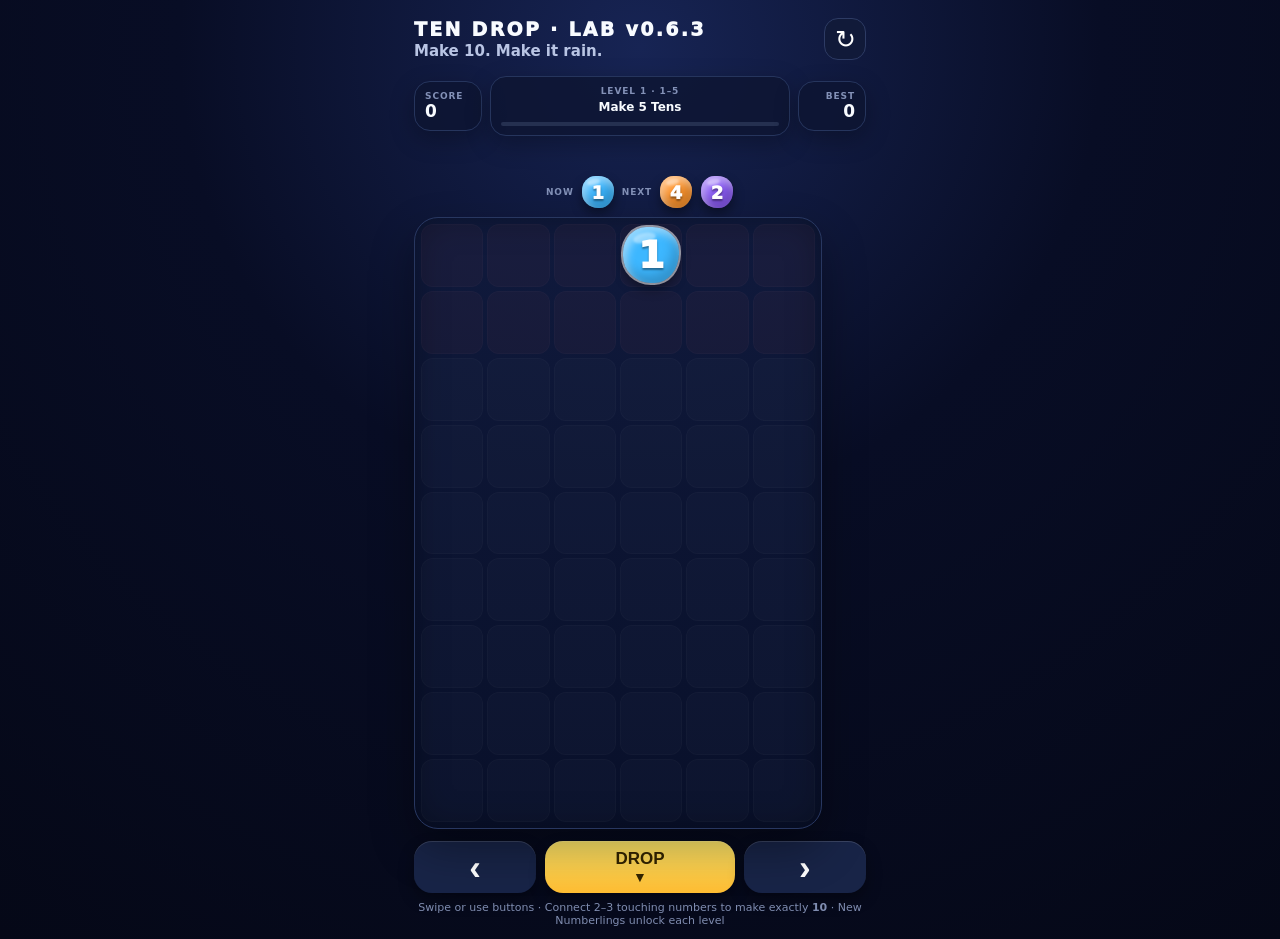
<file: index.html>
<!doctype html>
<html lang="en">
<head>
<meta charset="utf-8"><meta name="viewport" content="width=device-width,initial-scale=1,viewport-fit=cover,user-scalable=no">
<meta name="theme-color" content="#080d25"><title>Ten Drop — v0.6.3 Intentional Puzzle</title>
<link rel="stylesheet" href="css/game.css?v=0.6.1">
</head>
<body>
<main class="game-shell">
<header>
  <div><span class="eyebrow">TEN DROP · LAB v0.6.3</span><h1>Make 10. Make it rain.</h1></div>
  <button id="restart" class="icon-btn" aria-label="Restart">↻</button>
</header>
<section class="hud">
  <div class="stat"><span>SCORE</span><b id="score">0</b></div>
  <div class="objective"><span id="levelLabel">LEVEL 1</span><b id="objective">Make 5 Tens</b><div class="bar"><i id="progress"></i></div></div>
  <div class="stat right"><span>BEST</span><b id="best">0</b></div>
</section>
<div id="feverBadge" class="fever-badge hidden">FEVER ×2 · <b id="feverCount">0</b></div>
<section class="preview" aria-label="Number preview"><small>NOW</small><div id="now"></div><small>NEXT</small><div id="next1"></div><div id="next2"></div></section>
<section id="stage" class="stage">
  <div id="callout" class="callout"></div><div id="entryPiece" class="entry-piece"></div><div id="fusionTen" class="fusion-ten">10!</div>
  <div id="board" class="board" aria-label="Ten Drop board"></div>
</section>
<section class="controls" aria-label="Controls">
<button id="left" aria-label="Move left">‹</button>
<button id="drop" class="drop">DROP <span>▼</span></button>
<button id="right" aria-label="Move right">›</button>
</section>
<p class="hint">Swipe or use buttons · Connect 2–3 touching numbers to make exactly <b>10</b> · New Numberlings unlock each level</p>
<section id="telemetryLab" class="telemetry-lab hidden" aria-label="Telemetry lab"><small>CORE DNA TEST</small><div><button id="telemetryNew">NEW TEST SESSION</button><button id="telemetryCopy">COPY TELEMETRY</button></div><span id="telemetryStatus">LAB READY</span></section>
</main>
<div id="modal" class="modal hidden"><div class="card"><div class="mascot">10!</div><h2 id="modalTitle">Chapter Clear!</h2><p id="modalText"></p><button id="modalAction">KEEP DROPPING</button></div></div>
<script src="js/core.js?v=0.6.1"></script>
<script src="js/game.js?v=0.6.1"></script>
</body></html>
</file>
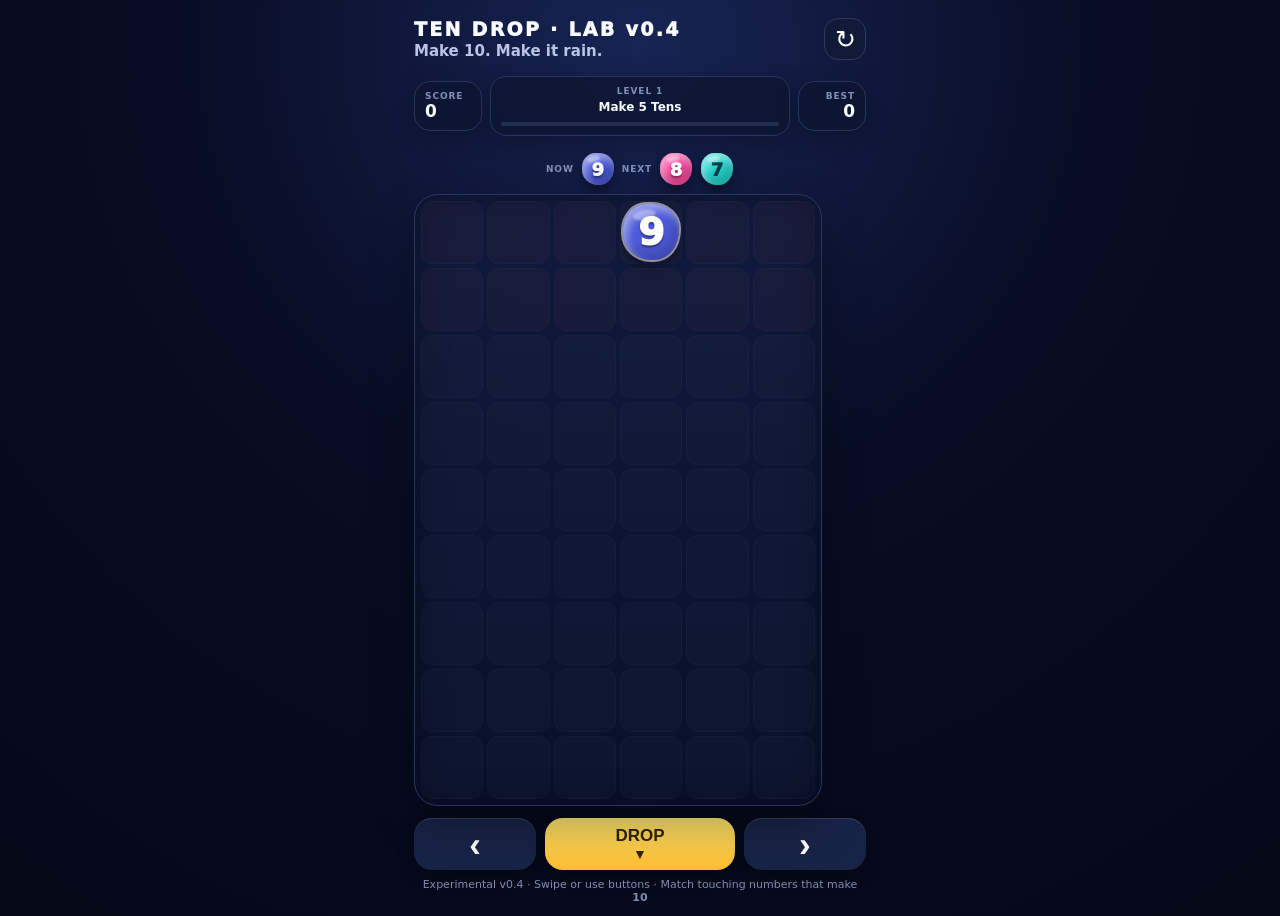
<file: preview-v0.4/index.html>
<!doctype html>
<html lang="en">
<head>
<meta charset="utf-8"><meta name="viewport" content="width=device-width,initial-scale=1,viewport-fit=cover,user-scalable=no">
<meta name="theme-color" content="#080d25"><title>Ten Drop — v0.4 Gimmick Prototype</title>
<link rel="stylesheet" href="css/game.css?v=0.4-preview">
</head>
<body>
<main class="game-shell">
<header><div><span class="eyebrow">TEN DROP · LAB v0.4</span><h1>Make 10. Make it rain.</h1></div><button id="restart" class="icon-btn" aria-label="Restart">↻</button></header>
<section class="hud"><div class="stat"><span>SCORE</span><b id="score">0</b></div><div class="objective"><span id="levelLabel">LEVEL 1</span><b id="objective">Make 5 Tens</b><div class="bar"><i id="progress"></i></div></div><div class="stat right"><span>BEST</span><b id="best">0</b></div></section>
<section class="preview" aria-label="Number preview"><small>NOW</small><div id="now"></div><small>NEXT</small><div id="next1"></div><div id="next2"></div></section>
<section id="stage" class="stage"><div id="callout" class="callout"></div><div id="board" class="board" aria-label="Ten Drop board"></div></section>
<section class="controls" aria-label="Controls"><button id="left" aria-label="Move left">‹</button><button id="drop" class="drop">DROP <span>▼</span></button><button id="right" aria-label="Move right">›</button></section>
<p class="hint">Experimental v0.4 · Swipe or use buttons · Match touching numbers that make <b>10</b></p>
</main>
<div id="modal" class="modal hidden"><div class="card"><div class="mascot">10!</div><h2 id="modalTitle">Chapter Clear!</h2><p id="modalText"></p><button id="modalAction">KEEP DROPPING</button></div></div>
<script src="js/core.js?v=0.4-preview"></script><script src="js/game.js?v=0.4-preview"></script>
</body></html>
</file>
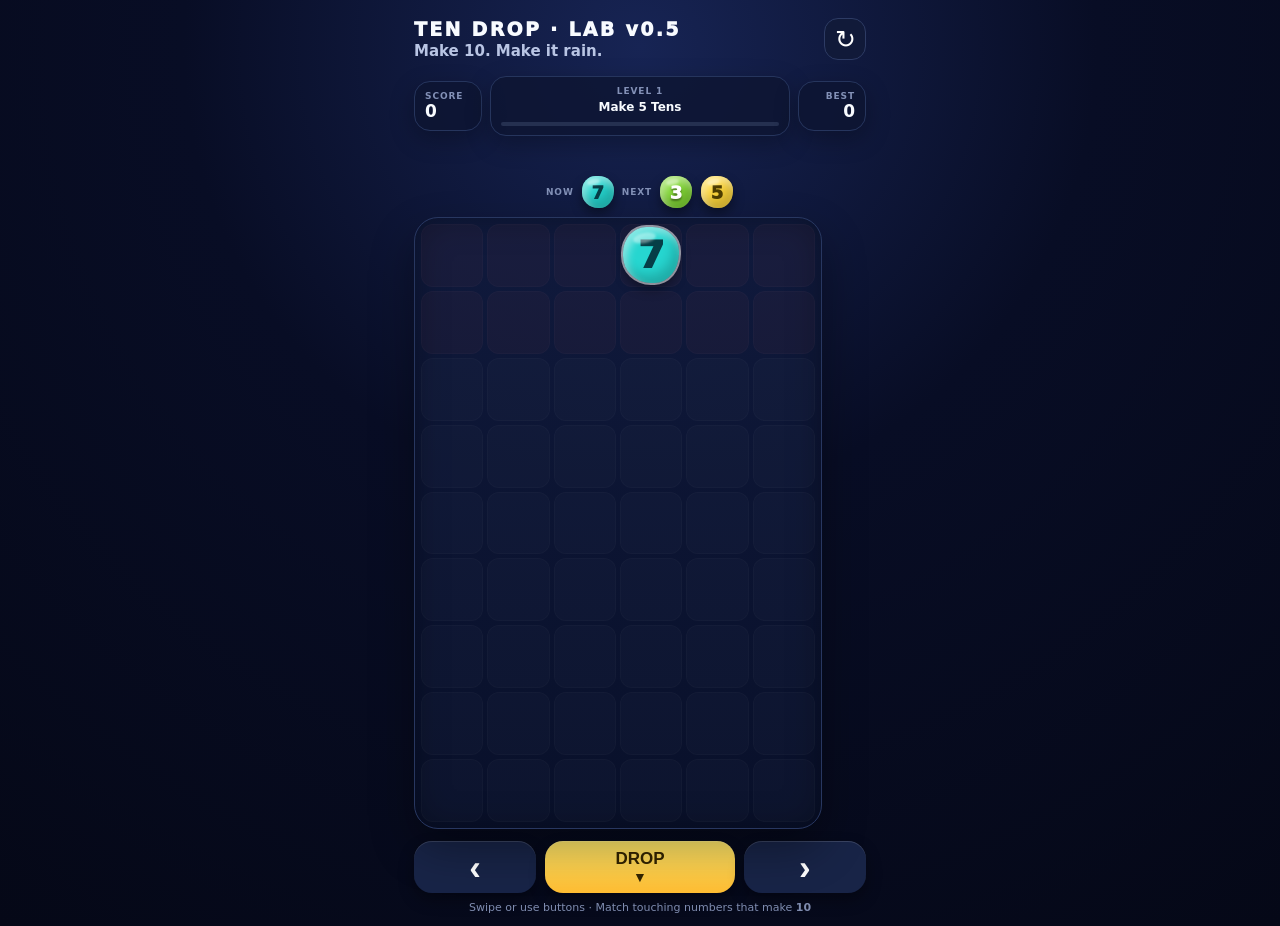
<file: preview-v0.5/index.html>
<!doctype html>
<html lang="en">
<head>
<meta charset="utf-8"><meta name="viewport" content="width=device-width,initial-scale=1,viewport-fit=cover,user-scalable=no">
<meta name="theme-color" content="#080d25"><title>Ten Drop — v0.5 Signature Gameplay</title>
<link rel="stylesheet" href="css/game.css?v=0.5-preview">
</head>
<body>
<main class="game-shell">
<header>
  <div><span class="eyebrow">TEN DROP · LAB v0.5</span><h1>Make 10. Make it rain.</h1></div>
  <button id="restart" class="icon-btn" aria-label="Restart">↻</button>
</header>
<section class="hud">
  <div class="stat"><span>SCORE</span><b id="score">0</b></div>
  <div class="objective"><span id="levelLabel">LEVEL 1</span><b id="objective">Make 5 Tens</b><div class="bar"><i id="progress"></i></div></div>
  <div class="stat right"><span>BEST</span><b id="best">0</b></div>
</section>
<div id="feverBadge" class="fever-badge hidden">FEVER ×2 · <b id="feverCount">0</b></div>
<section class="preview" aria-label="Number preview"><small>NOW</small><div id="now"></div><small>NEXT</small><div id="next1"></div><div id="next2"></div></section>
<section id="stage" class="stage">
  <div id="callout" class="callout"></div><div id="entryPiece" class="entry-piece"></div><div id="fusionTen" class="fusion-ten">10!</div>
  <div id="board" class="board" aria-label="Ten Drop board"></div>
</section>
<section class="controls" aria-label="Controls">
<button id="left" aria-label="Move left">‹</button>
<button id="drop" class="drop">DROP <span>▼</span></button>
<button id="right" aria-label="Move right">›</button>
</section>
<p class="hint">Swipe or use buttons · Match touching numbers that make <b>10</b></p>
</main>
<div id="modal" class="modal hidden"><div class="card"><div class="mascot">10!</div><h2 id="modalTitle">Chapter Clear!</h2><p id="modalText"></p><button id="modalAction">KEEP DROPPING</button></div></div>
<script src="js/core.js?v=0.5-preview"></script>
<script src="js/game.js?v=0.5-preview"></script>
</body></html>
</file>
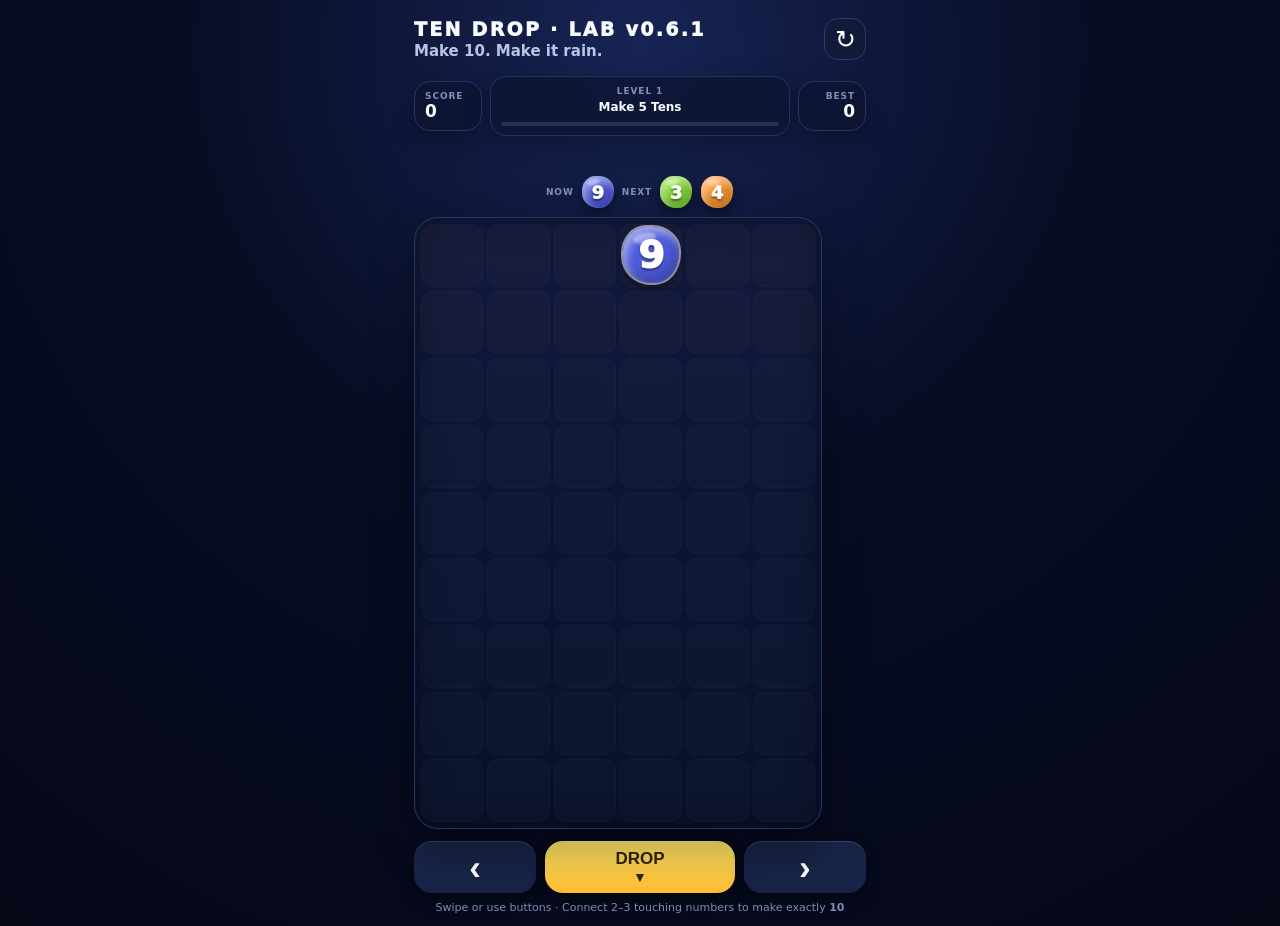
<file: preview-v0.6.1/index.html>
<!doctype html>
<html lang="en">
<head>
<meta charset="utf-8"><meta name="viewport" content="width=device-width,initial-scale=1,viewport-fit=cover,user-scalable=no">
<meta name="theme-color" content="#080d25"><title>Ten Drop — v0.6.1 Intentional Puzzle</title>
<link rel="stylesheet" href="css/game.css?v=0.6.1">
</head>
<body>
<main class="game-shell">
<header>
  <div><span class="eyebrow">TEN DROP · LAB v0.6.1</span><h1>Make 10. Make it rain.</h1></div>
  <button id="restart" class="icon-btn" aria-label="Restart">↻</button>
</header>
<section class="hud">
  <div class="stat"><span>SCORE</span><b id="score">0</b></div>
  <div class="objective"><span id="levelLabel">LEVEL 1</span><b id="objective">Make 5 Tens</b><div class="bar"><i id="progress"></i></div></div>
  <div class="stat right"><span>BEST</span><b id="best">0</b></div>
</section>
<div id="feverBadge" class="fever-badge hidden">FEVER ×2 · <b id="feverCount">0</b></div>
<section class="preview" aria-label="Number preview"><small>NOW</small><div id="now"></div><small>NEXT</small><div id="next1"></div><div id="next2"></div></section>
<section id="stage" class="stage">
  <div id="callout" class="callout"></div><div id="entryPiece" class="entry-piece"></div><div id="fusionTen" class="fusion-ten">10!</div>
  <div id="board" class="board" aria-label="Ten Drop board"></div>
</section>
<section class="controls" aria-label="Controls">
<button id="left" aria-label="Move left">‹</button>
<button id="drop" class="drop">DROP <span>▼</span></button>
<button id="right" aria-label="Move right">›</button>
</section>
<p class="hint">Swipe or use buttons · Connect 2–3 touching numbers to make exactly <b>10</b></p>
</main>
<div id="modal" class="modal hidden"><div class="card"><div class="mascot">10!</div><h2 id="modalTitle">Chapter Clear!</h2><p id="modalText"></p><button id="modalAction">KEEP DROPPING</button></div></div>
<script src="js/core.js?v=0.6.1"></script>
<script src="js/game.js?v=0.6.1"></script>
</body></html>
</file>
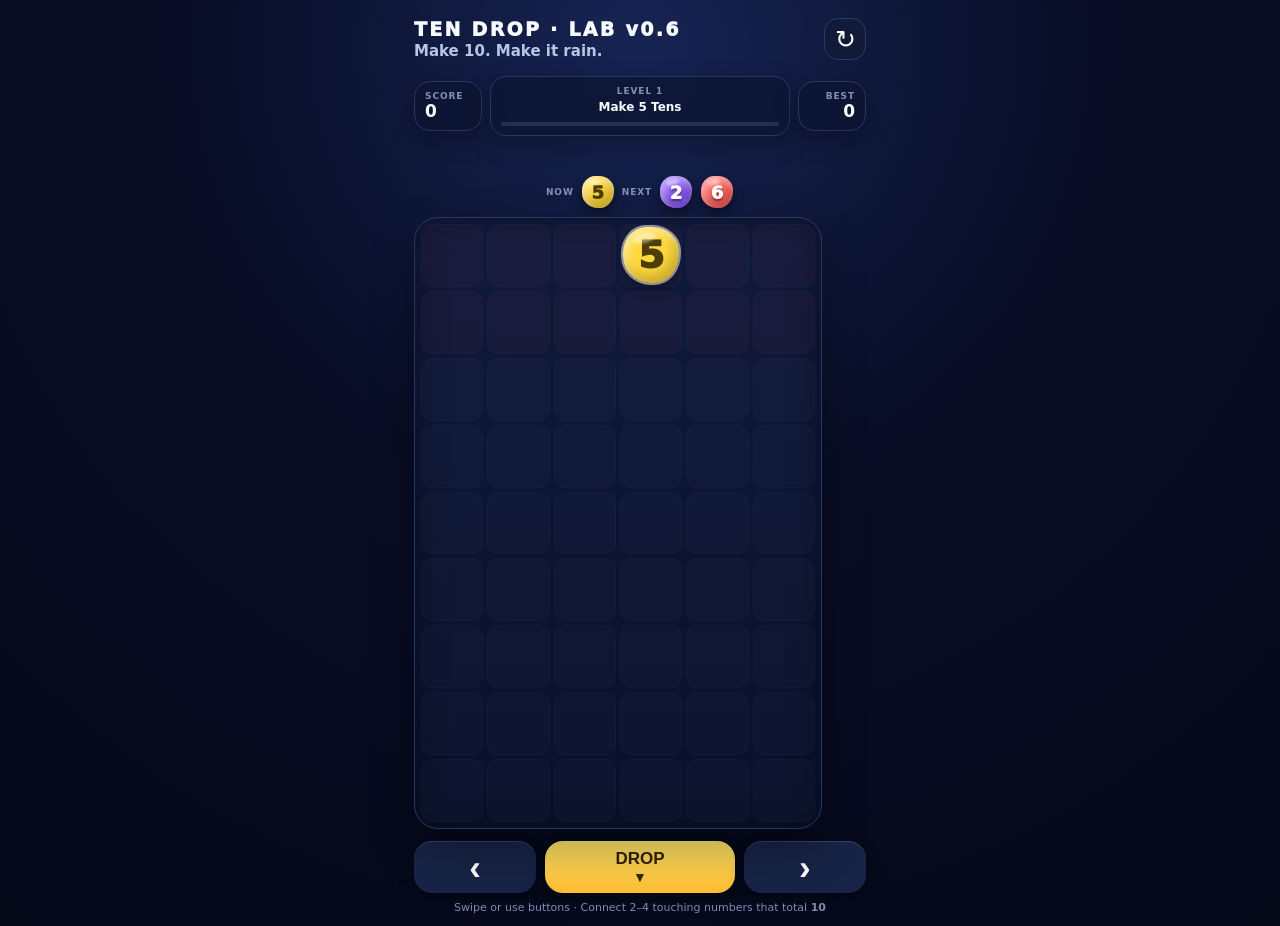
<file: preview-v0.6/index.html>
<!doctype html>
<html lang="en">
<head>
<meta charset="utf-8"><meta name="viewport" content="width=device-width,initial-scale=1,viewport-fit=cover,user-scalable=no">
<meta name="theme-color" content="#080d25"><title>Ten Drop — v0.6 Group-to-10 Lab</title>
<link rel="stylesheet" href="css/game.css?v=0.6-preview">
</head>
<body>
<main class="game-shell">
<header>
  <div><span class="eyebrow">TEN DROP · LAB v0.6</span><h1>Make 10. Make it rain.</h1></div>
  <button id="restart" class="icon-btn" aria-label="Restart">↻</button>
</header>
<section class="hud">
  <div class="stat"><span>SCORE</span><b id="score">0</b></div>
  <div class="objective"><span id="levelLabel">LEVEL 1</span><b id="objective">Make 5 Tens</b><div class="bar"><i id="progress"></i></div></div>
  <div class="stat right"><span>BEST</span><b id="best">0</b></div>
</section>
<div id="feverBadge" class="fever-badge hidden">FEVER ×2 · <b id="feverCount">0</b></div>
<section class="preview" aria-label="Number preview"><small>NOW</small><div id="now"></div><small>NEXT</small><div id="next1"></div><div id="next2"></div></section>
<section id="stage" class="stage">
  <div id="callout" class="callout"></div><div id="entryPiece" class="entry-piece"></div><div id="fusionTen" class="fusion-ten">10!</div>
  <div id="board" class="board" aria-label="Ten Drop board"></div>
</section>
<section class="controls" aria-label="Controls">
<button id="left" aria-label="Move left">‹</button>
<button id="drop" class="drop">DROP <span>▼</span></button>
<button id="right" aria-label="Move right">›</button>
</section>
<p class="hint">Swipe or use buttons · Connect 2–4 touching numbers that total <b>10</b></p>
</main>
<div id="modal" class="modal hidden"><div class="card"><div class="mascot">10!</div><h2 id="modalTitle">Chapter Clear!</h2><p id="modalText"></p><button id="modalAction">KEEP DROPPING</button></div></div>
<script src="js/core.js?v=0.6-preview"></script>
<script src="js/game.js?v=0.6-preview"></script>
</body></html>
</file>
<file: css/game.css>
:root{--bg:#080d25;--panel:#101936;--line:#243257;--text:#f8fbff;--muted:#8794b8;--accent:#ffe45c}
*{box-sizing:border-box;-webkit-tap-highlight-color:transparent}html,body{margin:0;min-height:100%;background:radial-gradient(circle at 50% 5%,#172454 0,#080d25 42%,#050817 100%);color:var(--text);font-family:Inter,ui-rounded,system-ui,sans-serif;overflow-x:hidden;touch-action:manipulation}
body{display:flex;justify-content:center}.game-shell{width:min(100vw,480px);padding:max(12px,env(safe-area-inset-top)) 14px max(12px,env(safe-area-inset-bottom));user-select:none}
header{height:58px;display:flex;align-items:center;justify-content:space-between}h1{font-size:15px;margin:2px 0 0;font-weight:650;color:#b9c5e4}.eyebrow{font-weight:1000;letter-spacing:.12em;font-size:19px}.icon-btn{width:42px;height:42px;border-radius:14px;border:1px solid #2d3b64;background:#111a39;color:white;font-size:25px}
.hud{display:grid;grid-template-columns:68px 1fr 68px;gap:8px;align-items:center;margin:8px 0}.stat,.objective{background:#0d1531cc;border:1px solid #26355d;border-radius:16px;padding:9px 10px;box-shadow:0 8px 25px #0004}.stat span,.objective span,.preview small{display:block;color:#8391b7;font-size:9px;font-weight:900;letter-spacing:.1em}.stat b{font-size:17px}.right{text-align:right}.objective{text-align:center}.objective b{font-size:12px}.bar{height:4px;background:#253050;border-radius:5px;margin-top:7px;overflow:hidden}.bar i{display:block;height:100%;width:0;background:linear-gradient(90deg,#5ef2c2,#ffe45c);transition:width .25s}
.preview{height:50px;display:flex;justify-content:center;align-items:center;gap:7px}.preview small{margin-right:0}.preview>div{position:relative;width:34px;height:34px;flex:0 0 34px}.preview .mini{position:relative;inset:auto;width:32px;height:32px;font-size:18px}.stage{position:relative}.board{--cols:6;display:grid;grid-template-columns:repeat(6,1fr);grid-template-rows:repeat(9,1fr);gap:4px;aspect-ratio:6/9;padding:6px;border-radius:24px;background:linear-gradient(180deg,#101a3ddd,#09112cdd);border:1px solid #283760;box-shadow:inset 0 0 35px #0005,0 20px 45px #0005;overflow:hidden}
.cell{position:relative;border-radius:12px;background:#ffffff05;border:1px solid #ffffff05}.cell.danger{background:#ff5f6d0a}.blob{position:absolute;inset:4%;border-radius:42% 48% 44% 50%/46% 43% 53% 48%;display:flex;align-items:center;justify-content:center;font-weight:1000;font-size:clamp(22px,8vw,38px);color:white;text-shadow:0 2px 2px #0006;box-shadow:inset 4px 6px 8px #ffffff75,inset -5px -8px 12px #0003,0 6px 12px #0006;transition:transform .09s,filter .12s;animation:land .18s cubic-bezier(.2,1.7,.4,1)}
.blob:before{content:"";position:absolute;width:42%;height:18%;left:18%;top:10%;border-radius:50%;background:#fff6;filter:blur(1px);transform:rotate(-12deg)}.blob.active{outline:2px solid #fff8;animation:float .65s ease-in-out infinite alternate}.blob.near{filter:brightness(1.22);transform:scale(1.04)}.blob.pop{animation:pop .22s forwards}.blob.fever{filter:brightness(1.3) saturate(1.2)}
.n1{background:#3db7ff}.n2{background:#8b5cf6}.n3{background:#83d936}.n4{background:#ff962f}.n5{background:#ffd83d;color:#4d3d00;text-shadow:none}.n6{background:#ff625f}.n7{background:#26d6d0;color:#063e47;text-shadow:none}.n8{background:#ff4ca4}.n9{background:#4e5bdc}
.callout{position:absolute;z-index:20;left:50%;top:42%;transform:translate(-50%,-50%) scale(.6);font-weight:1000;font-size:clamp(28px,10vw,48px);white-space:nowrap;text-shadow:0 5px 0 #0005;opacity:0;pointer-events:none}.callout.show{animation:call .75s ease-out}.controls{display:grid;grid-template-columns:1fr 1.55fr 1fr;gap:9px;margin:12px 0 8px}.controls button{height:58px;border:0;border-radius:18px;background:#182447;color:white;font-size:35px;font-weight:900;box-shadow:inset 0 1px #ffffff24,0 7px 16px #0005}.controls button:active{transform:translateY(2px) scale(.98)}.controls .drop{background:linear-gradient(180deg,#ffe76a,#ffbd32);color:#332400;font-size:17px}.drop span{display:block;font-size:14px}.hint{text-align:center;color:#7f8caf;font-size:11px;margin:0}
.modal{position:fixed;z-index:50;inset:0;background:#030718d9;display:grid;place-items:center;padding:24px}.modal.hidden{display:none}.card{width:min(360px,100%);padding:30px 24px;text-align:center;border-radius:28px;background:#111b3d;border:1px solid #34466f;box-shadow:0 25px 70px #000b}.mascot{margin:auto;width:92px;height:92px;border-radius:44% 50% 46% 52%;display:grid;place-items:center;background:#ffe45c;color:#322900;font-size:35px;font-weight:1000;box-shadow:inset 7px 8px #fff8,0 12px 25px #0006}.card h2{font-size:30px;margin:16px 0 6px}.card p{color:#a8b4d1;line-height:1.5}.card button{border:0;border-radius:16px;background:#ffe45c;padding:15px 22px;font-weight:1000;color:#2e2700}
@keyframes land{0%{transform:scaleY(1.25) scaleX(.8)}65%{transform:scaleY(.82) scaleX(1.12)}100%{transform:none}}@keyframes float{to{transform:translateY(2px) scaleX(1.02)}}@keyframes pop{to{transform:scale(1.35);opacity:0;filter:brightness(2)}}@keyframes call{0%{opacity:0;transform:translate(-50%,-50%) scale(.5)}20%{opacity:1;transform:translate(-50%,-50%) scale(1.1)}75%{opacity:1}100%{opacity:0;transform:translate(-50%,-65%) scale(1)}}
@media (min-width:700px) and (orientation:landscape){.game-shell{width:min(56vh,480px);padding-top:10px}.board{max-height:68vh}.controls button{height:52px}}

/* v0.3.1 preview containment hard-fix: preview pieces must never inherit board absolute layout */
.preview>div{position:relative!important;display:grid!important;place-items:center!important;width:34px!important;height:34px!important;flex:0 0 34px!important;overflow:visible}
.preview .blob.mini{position:relative!important;inset:unset!important;left:auto!important;right:auto!important;top:auto!important;bottom:auto!important;display:flex!important;width:32px!important;height:32px!important;margin:0!important;transform:none;font-size:18px}

/* v0.4 engagement gimmick feedback — mechanics-first, no visual redesign */
.stage.fusion-hit .board{animation:fusionPulse .28s ease-out}
.stage.fever-hit .board{animation:feverPulse .55s ease-out}
.stage.last-drop .board{animation:lastDropPulse .55s ease-in-out infinite alternate}
@keyframes fusionPulse{50%{transform:scale(1.012);filter:brightness(1.18)}}
@keyframes feverPulse{35%{transform:scale(1.018);filter:brightness(1.32) saturate(1.35)}}
@keyframes lastDropPulse{to{filter:brightness(1.16);box-shadow:inset 0 0 35px #0005,0 0 28px #ff625f55,0 20px 45px #0005}}

/* v0.5 signature gameplay */
.fever-badge{width:max-content;margin:3px auto 0;padding:5px 10px;border-radius:999px;background:#ffe45c;color:#322900;font-size:11px;font-weight:1000;letter-spacing:.05em;box-shadow:0 0 18px #ffe45c55}.fever-badge.hidden{visibility:hidden}
.entry-piece{position:absolute;z-index:18;top:-8px;left:0;width:calc((100% - 10px)/6);height:54px;pointer-events:none;display:none;transition:left .08s}.entry-piece.show{display:block}.entry-piece .blob{inset:4px}
.fusion-ten{position:absolute;z-index:19;left:50%;top:48%;transform:translate(-50%,-50%) scale(.3);font-size:42px;font-weight:1000;color:#ffe45c;opacity:0;pointer-events:none;text-shadow:0 5px 12px #000}.fusion-ten.show{animation:fusionTen .3s ease-out}
.cell.chain-ready{box-shadow:inset 0 0 0 1px #ffe45c55}.cell.safe-entry{box-shadow:inset 0 0 0 2px #5ef2c288;background:#5ef2c20c}
.stage.warning .board{box-shadow:inset 0 0 35px #0005,0 0 20px #ffbd3233,0 20px 45px #0005}.stage.critical .board{box-shadow:inset 0 0 35px #0005,0 0 28px #ff625f66,0 20px 45px #0005}
@keyframes fusionTen{0%{opacity:0;transform:translate(-50%,-50%) scale(.25)}35%{opacity:1;transform:translate(-50%,-50%) scale(1.18)}100%{opacity:0;transform:translate(-50%,-55%) scale(.9)}}

/* v0.6.5 human-validation lab: hidden unless ?telemetry=1, no gameplay advice */
.telemetry-lab{margin:10px 0 2px;padding:9px;border:1px dashed #34466f;border-radius:12px;text-align:center;background:#0d1531cc}.telemetry-lab.hidden{display:none}.telemetry-lab small,.telemetry-lab span{display:block;color:#8794b8;font-size:9px;font-weight:900;letter-spacing:.08em}.telemetry-lab div{display:flex;gap:7px;margin:7px 0}.telemetry-lab button{flex:1;border:1px solid #34466f;border-radius:10px;background:#182447;color:#f8fbff;padding:8px 5px;font-size:9px;font-weight:900}
</file>
<file: preview-v0.4/css/game.css>
:root{--bg:#080d25;--panel:#101936;--line:#243257;--text:#f8fbff;--muted:#8794b8;--accent:#ffe45c}
*{box-sizing:border-box;-webkit-tap-highlight-color:transparent}html,body{margin:0;min-height:100%;background:radial-gradient(circle at 50% 5%,#172454 0,#080d25 42%,#050817 100%);color:var(--text);font-family:Inter,ui-rounded,system-ui,sans-serif;overflow-x:hidden;touch-action:manipulation}
body{display:flex;justify-content:center}.game-shell{width:min(100vw,480px);padding:max(12px,env(safe-area-inset-top)) 14px max(12px,env(safe-area-inset-bottom));user-select:none}
header{height:58px;display:flex;align-items:center;justify-content:space-between}h1{font-size:15px;margin:2px 0 0;font-weight:650;color:#b9c5e4}.eyebrow{font-weight:1000;letter-spacing:.12em;font-size:19px}.icon-btn{width:42px;height:42px;border-radius:14px;border:1px solid #2d3b64;background:#111a39;color:white;font-size:25px}
.hud{display:grid;grid-template-columns:68px 1fr 68px;gap:8px;align-items:center;margin:8px 0}.stat,.objective{background:#0d1531cc;border:1px solid #26355d;border-radius:16px;padding:9px 10px;box-shadow:0 8px 25px #0004}.stat span,.objective span,.preview small{display:block;color:#8391b7;font-size:9px;font-weight:900;letter-spacing:.1em}.stat b{font-size:17px}.right{text-align:right}.objective{text-align:center}.objective b{font-size:12px}.bar{height:4px;background:#253050;border-radius:5px;margin-top:7px;overflow:hidden}.bar i{display:block;height:100%;width:0;background:linear-gradient(90deg,#5ef2c2,#ffe45c);transition:width .25s}
.preview{height:50px;display:flex;justify-content:center;align-items:center;gap:7px}.preview small{margin-right:0}.preview>div{position:relative;width:34px;height:34px;flex:0 0 34px}.preview .mini{position:relative;inset:auto;width:32px;height:32px;font-size:18px}.stage{position:relative}.board{--cols:6;display:grid;grid-template-columns:repeat(6,1fr);grid-template-rows:repeat(9,1fr);gap:4px;aspect-ratio:6/9;padding:6px;border-radius:24px;background:linear-gradient(180deg,#101a3ddd,#09112cdd);border:1px solid #283760;box-shadow:inset 0 0 35px #0005,0 20px 45px #0005;overflow:hidden}
.cell{position:relative;border-radius:12px;background:#ffffff05;border:1px solid #ffffff05}.cell.danger{background:#ff5f6d0a}.blob{position:absolute;inset:4%;border-radius:42% 48% 44% 50%/46% 43% 53% 48%;display:flex;align-items:center;justify-content:center;font-weight:1000;font-size:clamp(22px,8vw,38px);color:white;text-shadow:0 2px 2px #0006;box-shadow:inset 4px 6px 8px #ffffff75,inset -5px -8px 12px #0003,0 6px 12px #0006;transition:transform .09s,filter .12s;animation:land .18s cubic-bezier(.2,1.7,.4,1)}
.blob:before{content:"";position:absolute;width:42%;height:18%;left:18%;top:10%;border-radius:50%;background:#fff6;filter:blur(1px);transform:rotate(-12deg)}.blob.active{outline:2px solid #fff8;animation:float .65s ease-in-out infinite alternate}.blob.near{filter:brightness(1.22);transform:scale(1.04)}.blob.pop{animation:pop .22s forwards}.blob.fever{filter:brightness(1.3) saturate(1.2)}
.n1{background:#3db7ff}.n2{background:#8b5cf6}.n3{background:#83d936}.n4{background:#ff962f}.n5{background:#ffd83d;color:#4d3d00;text-shadow:none}.n6{background:#ff625f}.n7{background:#26d6d0;color:#063e47;text-shadow:none}.n8{background:#ff4ca4}.n9{background:#4e5bdc}
.callout{position:absolute;z-index:20;left:50%;top:42%;transform:translate(-50%,-50%) scale(.6);font-weight:1000;font-size:clamp(28px,10vw,48px);white-space:nowrap;text-shadow:0 5px 0 #0005;opacity:0;pointer-events:none}.callout.show{animation:call .75s ease-out}.controls{display:grid;grid-template-columns:1fr 1.55fr 1fr;gap:9px;margin:12px 0 8px}.controls button{height:58px;border:0;border-radius:18px;background:#182447;color:white;font-size:35px;font-weight:900;box-shadow:inset 0 1px #ffffff24,0 7px 16px #0005}.controls button:active{transform:translateY(2px) scale(.98)}.controls .drop{background:linear-gradient(180deg,#ffe76a,#ffbd32);color:#332400;font-size:17px}.drop span{display:block;font-size:14px}.hint{text-align:center;color:#7f8caf;font-size:11px;margin:0}
.modal{position:fixed;z-index:50;inset:0;background:#030718d9;display:grid;place-items:center;padding:24px}.modal.hidden{display:none}.card{width:min(360px,100%);padding:30px 24px;text-align:center;border-radius:28px;background:#111b3d;border:1px solid #34466f;box-shadow:0 25px 70px #000b}.mascot{margin:auto;width:92px;height:92px;border-radius:44% 50% 46% 52%;display:grid;place-items:center;background:#ffe45c;color:#322900;font-size:35px;font-weight:1000;box-shadow:inset 7px 8px #fff8,0 12px 25px #0006}.card h2{font-size:30px;margin:16px 0 6px}.card p{color:#a8b4d1;line-height:1.5}.card button{border:0;border-radius:16px;background:#ffe45c;padding:15px 22px;font-weight:1000;color:#2e2700}
@keyframes land{0%{transform:scaleY(1.25) scaleX(.8)}65%{transform:scaleY(.82) scaleX(1.12)}100%{transform:none}}@keyframes float{to{transform:translateY(2px) scaleX(1.02)}}@keyframes pop{to{transform:scale(1.35);opacity:0;filter:brightness(2)}}@keyframes call{0%{opacity:0;transform:translate(-50%,-50%) scale(.5)}20%{opacity:1;transform:translate(-50%,-50%) scale(1.1)}75%{opacity:1}100%{opacity:0;transform:translate(-50%,-65%) scale(1)}}
@media (min-width:700px) and (orientation:landscape){.game-shell{width:min(56vh,480px);padding-top:10px}.board{max-height:68vh}.controls button{height:52px}}

/* v0.3.1 preview containment hard-fix: preview pieces must never inherit board absolute layout */
.preview>div{position:relative!important;display:grid!important;place-items:center!important;width:34px!important;height:34px!important;flex:0 0 34px!important;overflow:visible}
.preview .blob.mini{position:relative!important;inset:unset!important;left:auto!important;right:auto!important;top:auto!important;bottom:auto!important;display:flex!important;width:32px!important;height:32px!important;margin:0!important;transform:none;font-size:18px}

/* v0.4 engagement gimmick feedback — mechanics-first, no visual redesign */
.stage.fusion-hit .board{animation:fusionPulse .28s ease-out}
.stage.fever-hit .board{animation:feverPulse .55s ease-out}
.stage.last-drop .board{animation:lastDropPulse .55s ease-in-out infinite alternate}
@keyframes fusionPulse{50%{transform:scale(1.012);filter:brightness(1.18)}}
@keyframes feverPulse{35%{transform:scale(1.018);filter:brightness(1.32) saturate(1.35)}}
@keyframes lastDropPulse{to{filter:brightness(1.16);box-shadow:inset 0 0 35px #0005,0 0 28px #ff625f55,0 20px 45px #0005}}
</file>
<file: preview-v0.5/css/game.css>
:root{--bg:#080d25;--panel:#101936;--line:#243257;--text:#f8fbff;--muted:#8794b8;--accent:#ffe45c}
*{box-sizing:border-box;-webkit-tap-highlight-color:transparent}html,body{margin:0;min-height:100%;background:radial-gradient(circle at 50% 5%,#172454 0,#080d25 42%,#050817 100%);color:var(--text);font-family:Inter,ui-rounded,system-ui,sans-serif;overflow-x:hidden;touch-action:manipulation}
body{display:flex;justify-content:center}.game-shell{width:min(100vw,480px);padding:max(12px,env(safe-area-inset-top)) 14px max(12px,env(safe-area-inset-bottom));user-select:none}
header{height:58px;display:flex;align-items:center;justify-content:space-between}h1{font-size:15px;margin:2px 0 0;font-weight:650;color:#b9c5e4}.eyebrow{font-weight:1000;letter-spacing:.12em;font-size:19px}.icon-btn{width:42px;height:42px;border-radius:14px;border:1px solid #2d3b64;background:#111a39;color:white;font-size:25px}
.hud{display:grid;grid-template-columns:68px 1fr 68px;gap:8px;align-items:center;margin:8px 0}.stat,.objective{background:#0d1531cc;border:1px solid #26355d;border-radius:16px;padding:9px 10px;box-shadow:0 8px 25px #0004}.stat span,.objective span,.preview small{display:block;color:#8391b7;font-size:9px;font-weight:900;letter-spacing:.1em}.stat b{font-size:17px}.right{text-align:right}.objective{text-align:center}.objective b{font-size:12px}.bar{height:4px;background:#253050;border-radius:5px;margin-top:7px;overflow:hidden}.bar i{display:block;height:100%;width:0;background:linear-gradient(90deg,#5ef2c2,#ffe45c);transition:width .25s}
.preview{height:50px;display:flex;justify-content:center;align-items:center;gap:7px}.preview small{margin-right:0}.preview>div{position:relative;width:34px;height:34px;flex:0 0 34px}.preview .mini{position:relative;inset:auto;width:32px;height:32px;font-size:18px}.stage{position:relative}.board{--cols:6;display:grid;grid-template-columns:repeat(6,1fr);grid-template-rows:repeat(9,1fr);gap:4px;aspect-ratio:6/9;padding:6px;border-radius:24px;background:linear-gradient(180deg,#101a3ddd,#09112cdd);border:1px solid #283760;box-shadow:inset 0 0 35px #0005,0 20px 45px #0005;overflow:hidden}
.cell{position:relative;border-radius:12px;background:#ffffff05;border:1px solid #ffffff05}.cell.danger{background:#ff5f6d0a}.blob{position:absolute;inset:4%;border-radius:42% 48% 44% 50%/46% 43% 53% 48%;display:flex;align-items:center;justify-content:center;font-weight:1000;font-size:clamp(22px,8vw,38px);color:white;text-shadow:0 2px 2px #0006;box-shadow:inset 4px 6px 8px #ffffff75,inset -5px -8px 12px #0003,0 6px 12px #0006;transition:transform .09s,filter .12s;animation:land .18s cubic-bezier(.2,1.7,.4,1)}
.blob:before{content:"";position:absolute;width:42%;height:18%;left:18%;top:10%;border-radius:50%;background:#fff6;filter:blur(1px);transform:rotate(-12deg)}.blob.active{outline:2px solid #fff8;animation:float .65s ease-in-out infinite alternate}.blob.near{filter:brightness(1.22);transform:scale(1.04)}.blob.pop{animation:pop .22s forwards}.blob.fever{filter:brightness(1.3) saturate(1.2)}
.n1{background:#3db7ff}.n2{background:#8b5cf6}.n3{background:#83d936}.n4{background:#ff962f}.n5{background:#ffd83d;color:#4d3d00;text-shadow:none}.n6{background:#ff625f}.n7{background:#26d6d0;color:#063e47;text-shadow:none}.n8{background:#ff4ca4}.n9{background:#4e5bdc}
.callout{position:absolute;z-index:20;left:50%;top:42%;transform:translate(-50%,-50%) scale(.6);font-weight:1000;font-size:clamp(28px,10vw,48px);white-space:nowrap;text-shadow:0 5px 0 #0005;opacity:0;pointer-events:none}.callout.show{animation:call .75s ease-out}.controls{display:grid;grid-template-columns:1fr 1.55fr 1fr;gap:9px;margin:12px 0 8px}.controls button{height:58px;border:0;border-radius:18px;background:#182447;color:white;font-size:35px;font-weight:900;box-shadow:inset 0 1px #ffffff24,0 7px 16px #0005}.controls button:active{transform:translateY(2px) scale(.98)}.controls .drop{background:linear-gradient(180deg,#ffe76a,#ffbd32);color:#332400;font-size:17px}.drop span{display:block;font-size:14px}.hint{text-align:center;color:#7f8caf;font-size:11px;margin:0}
.modal{position:fixed;z-index:50;inset:0;background:#030718d9;display:grid;place-items:center;padding:24px}.modal.hidden{display:none}.card{width:min(360px,100%);padding:30px 24px;text-align:center;border-radius:28px;background:#111b3d;border:1px solid #34466f;box-shadow:0 25px 70px #000b}.mascot{margin:auto;width:92px;height:92px;border-radius:44% 50% 46% 52%;display:grid;place-items:center;background:#ffe45c;color:#322900;font-size:35px;font-weight:1000;box-shadow:inset 7px 8px #fff8,0 12px 25px #0006}.card h2{font-size:30px;margin:16px 0 6px}.card p{color:#a8b4d1;line-height:1.5}.card button{border:0;border-radius:16px;background:#ffe45c;padding:15px 22px;font-weight:1000;color:#2e2700}
@keyframes land{0%{transform:scaleY(1.25) scaleX(.8)}65%{transform:scaleY(.82) scaleX(1.12)}100%{transform:none}}@keyframes float{to{transform:translateY(2px) scaleX(1.02)}}@keyframes pop{to{transform:scale(1.35);opacity:0;filter:brightness(2)}}@keyframes call{0%{opacity:0;transform:translate(-50%,-50%) scale(.5)}20%{opacity:1;transform:translate(-50%,-50%) scale(1.1)}75%{opacity:1}100%{opacity:0;transform:translate(-50%,-65%) scale(1)}}
@media (min-width:700px) and (orientation:landscape){.game-shell{width:min(56vh,480px);padding-top:10px}.board{max-height:68vh}.controls button{height:52px}}

/* v0.3.1 preview containment hard-fix: preview pieces must never inherit board absolute layout */
.preview>div{position:relative!important;display:grid!important;place-items:center!important;width:34px!important;height:34px!important;flex:0 0 34px!important;overflow:visible}
.preview .blob.mini{position:relative!important;inset:unset!important;left:auto!important;right:auto!important;top:auto!important;bottom:auto!important;display:flex!important;width:32px!important;height:32px!important;margin:0!important;transform:none;font-size:18px}

/* v0.4 engagement gimmick feedback — mechanics-first, no visual redesign */
.stage.fusion-hit .board{animation:fusionPulse .28s ease-out}
.stage.fever-hit .board{animation:feverPulse .55s ease-out}
.stage.last-drop .board{animation:lastDropPulse .55s ease-in-out infinite alternate}
@keyframes fusionPulse{50%{transform:scale(1.012);filter:brightness(1.18)}}
@keyframes feverPulse{35%{transform:scale(1.018);filter:brightness(1.32) saturate(1.35)}}
@keyframes lastDropPulse{to{filter:brightness(1.16);box-shadow:inset 0 0 35px #0005,0 0 28px #ff625f55,0 20px 45px #0005}}

/* v0.5 signature gameplay */
.fever-badge{width:max-content;margin:3px auto 0;padding:5px 10px;border-radius:999px;background:#ffe45c;color:#322900;font-size:11px;font-weight:1000;letter-spacing:.05em;box-shadow:0 0 18px #ffe45c55}.fever-badge.hidden{visibility:hidden}
.entry-piece{position:absolute;z-index:18;top:-8px;left:0;width:calc((100% - 10px)/6);height:54px;pointer-events:none;display:none;transition:left .08s}.entry-piece.show{display:block}.entry-piece .blob{inset:4px}
.fusion-ten{position:absolute;z-index:19;left:50%;top:48%;transform:translate(-50%,-50%) scale(.3);font-size:42px;font-weight:1000;color:#ffe45c;opacity:0;pointer-events:none;text-shadow:0 5px 12px #000}.fusion-ten.show{animation:fusionTen .3s ease-out}
.cell.chain-ready{box-shadow:inset 0 0 0 1px #ffe45c55}.cell.safe-entry{box-shadow:inset 0 0 0 2px #5ef2c288;background:#5ef2c20c}
.stage.warning .board{box-shadow:inset 0 0 35px #0005,0 0 20px #ffbd3233,0 20px 45px #0005}.stage.critical .board{box-shadow:inset 0 0 35px #0005,0 0 28px #ff625f66,0 20px 45px #0005}
@keyframes fusionTen{0%{opacity:0;transform:translate(-50%,-50%) scale(.25)}35%{opacity:1;transform:translate(-50%,-50%) scale(1.18)}100%{opacity:0;transform:translate(-50%,-55%) scale(.9)}}
</file>
<file: preview-v0.6.1/css/game.css>
:root{--bg:#080d25;--panel:#101936;--line:#243257;--text:#f8fbff;--muted:#8794b8;--accent:#ffe45c}
*{box-sizing:border-box;-webkit-tap-highlight-color:transparent}html,body{margin:0;min-height:100%;background:radial-gradient(circle at 50% 5%,#172454 0,#080d25 42%,#050817 100%);color:var(--text);font-family:Inter,ui-rounded,system-ui,sans-serif;overflow-x:hidden;touch-action:manipulation}
body{display:flex;justify-content:center}.game-shell{width:min(100vw,480px);padding:max(12px,env(safe-area-inset-top)) 14px max(12px,env(safe-area-inset-bottom));user-select:none}
header{height:58px;display:flex;align-items:center;justify-content:space-between}h1{font-size:15px;margin:2px 0 0;font-weight:650;color:#b9c5e4}.eyebrow{font-weight:1000;letter-spacing:.12em;font-size:19px}.icon-btn{width:42px;height:42px;border-radius:14px;border:1px solid #2d3b64;background:#111a39;color:white;font-size:25px}
.hud{display:grid;grid-template-columns:68px 1fr 68px;gap:8px;align-items:center;margin:8px 0}.stat,.objective{background:#0d1531cc;border:1px solid #26355d;border-radius:16px;padding:9px 10px;box-shadow:0 8px 25px #0004}.stat span,.objective span,.preview small{display:block;color:#8391b7;font-size:9px;font-weight:900;letter-spacing:.1em}.stat b{font-size:17px}.right{text-align:right}.objective{text-align:center}.objective b{font-size:12px}.bar{height:4px;background:#253050;border-radius:5px;margin-top:7px;overflow:hidden}.bar i{display:block;height:100%;width:0;background:linear-gradient(90deg,#5ef2c2,#ffe45c);transition:width .25s}
.preview{height:50px;display:flex;justify-content:center;align-items:center;gap:7px}.preview small{margin-right:0}.preview>div{position:relative;width:34px;height:34px;flex:0 0 34px}.preview .mini{position:relative;inset:auto;width:32px;height:32px;font-size:18px}.stage{position:relative}.board{--cols:6;display:grid;grid-template-columns:repeat(6,1fr);grid-template-rows:repeat(9,1fr);gap:4px;aspect-ratio:6/9;padding:6px;border-radius:24px;background:linear-gradient(180deg,#101a3ddd,#09112cdd);border:1px solid #283760;box-shadow:inset 0 0 35px #0005,0 20px 45px #0005;overflow:hidden}
.cell{position:relative;border-radius:12px;background:#ffffff05;border:1px solid #ffffff05}.cell.danger{background:#ff5f6d0a}.blob{position:absolute;inset:4%;border-radius:42% 48% 44% 50%/46% 43% 53% 48%;display:flex;align-items:center;justify-content:center;font-weight:1000;font-size:clamp(22px,8vw,38px);color:white;text-shadow:0 2px 2px #0006;box-shadow:inset 4px 6px 8px #ffffff75,inset -5px -8px 12px #0003,0 6px 12px #0006;transition:transform .09s,filter .12s;animation:land .18s cubic-bezier(.2,1.7,.4,1)}
.blob:before{content:"";position:absolute;width:42%;height:18%;left:18%;top:10%;border-radius:50%;background:#fff6;filter:blur(1px);transform:rotate(-12deg)}.blob.active{outline:2px solid #fff8;animation:float .65s ease-in-out infinite alternate}.blob.near{filter:brightness(1.22);transform:scale(1.04)}.blob.pop{animation:pop .22s forwards}.blob.fever{filter:brightness(1.3) saturate(1.2)}
.n1{background:#3db7ff}.n2{background:#8b5cf6}.n3{background:#83d936}.n4{background:#ff962f}.n5{background:#ffd83d;color:#4d3d00;text-shadow:none}.n6{background:#ff625f}.n7{background:#26d6d0;color:#063e47;text-shadow:none}.n8{background:#ff4ca4}.n9{background:#4e5bdc}
.callout{position:absolute;z-index:20;left:50%;top:42%;transform:translate(-50%,-50%) scale(.6);font-weight:1000;font-size:clamp(28px,10vw,48px);white-space:nowrap;text-shadow:0 5px 0 #0005;opacity:0;pointer-events:none}.callout.show{animation:call .75s ease-out}.controls{display:grid;grid-template-columns:1fr 1.55fr 1fr;gap:9px;margin:12px 0 8px}.controls button{height:58px;border:0;border-radius:18px;background:#182447;color:white;font-size:35px;font-weight:900;box-shadow:inset 0 1px #ffffff24,0 7px 16px #0005}.controls button:active{transform:translateY(2px) scale(.98)}.controls .drop{background:linear-gradient(180deg,#ffe76a,#ffbd32);color:#332400;font-size:17px}.drop span{display:block;font-size:14px}.hint{text-align:center;color:#7f8caf;font-size:11px;margin:0}
.modal{position:fixed;z-index:50;inset:0;background:#030718d9;display:grid;place-items:center;padding:24px}.modal.hidden{display:none}.card{width:min(360px,100%);padding:30px 24px;text-align:center;border-radius:28px;background:#111b3d;border:1px solid #34466f;box-shadow:0 25px 70px #000b}.mascot{margin:auto;width:92px;height:92px;border-radius:44% 50% 46% 52%;display:grid;place-items:center;background:#ffe45c;color:#322900;font-size:35px;font-weight:1000;box-shadow:inset 7px 8px #fff8,0 12px 25px #0006}.card h2{font-size:30px;margin:16px 0 6px}.card p{color:#a8b4d1;line-height:1.5}.card button{border:0;border-radius:16px;background:#ffe45c;padding:15px 22px;font-weight:1000;color:#2e2700}
@keyframes land{0%{transform:scaleY(1.25) scaleX(.8)}65%{transform:scaleY(.82) scaleX(1.12)}100%{transform:none}}@keyframes float{to{transform:translateY(2px) scaleX(1.02)}}@keyframes pop{to{transform:scale(1.35);opacity:0;filter:brightness(2)}}@keyframes call{0%{opacity:0;transform:translate(-50%,-50%) scale(.5)}20%{opacity:1;transform:translate(-50%,-50%) scale(1.1)}75%{opacity:1}100%{opacity:0;transform:translate(-50%,-65%) scale(1)}}
@media (min-width:700px) and (orientation:landscape){.game-shell{width:min(56vh,480px);padding-top:10px}.board{max-height:68vh}.controls button{height:52px}}

/* v0.3.1 preview containment hard-fix: preview pieces must never inherit board absolute layout */
.preview>div{position:relative!important;display:grid!important;place-items:center!important;width:34px!important;height:34px!important;flex:0 0 34px!important;overflow:visible}
.preview .blob.mini{position:relative!important;inset:unset!important;left:auto!important;right:auto!important;top:auto!important;bottom:auto!important;display:flex!important;width:32px!important;height:32px!important;margin:0!important;transform:none;font-size:18px}

/* v0.4 engagement gimmick feedback — mechanics-first, no visual redesign */
.stage.fusion-hit .board{animation:fusionPulse .28s ease-out}
.stage.fever-hit .board{animation:feverPulse .55s ease-out}
.stage.last-drop .board{animation:lastDropPulse .55s ease-in-out infinite alternate}
@keyframes fusionPulse{50%{transform:scale(1.012);filter:brightness(1.18)}}
@keyframes feverPulse{35%{transform:scale(1.018);filter:brightness(1.32) saturate(1.35)}}
@keyframes lastDropPulse{to{filter:brightness(1.16);box-shadow:inset 0 0 35px #0005,0 0 28px #ff625f55,0 20px 45px #0005}}

/* v0.5 signature gameplay */
.fever-badge{width:max-content;margin:3px auto 0;padding:5px 10px;border-radius:999px;background:#ffe45c;color:#322900;font-size:11px;font-weight:1000;letter-spacing:.05em;box-shadow:0 0 18px #ffe45c55}.fever-badge.hidden{visibility:hidden}
.entry-piece{position:absolute;z-index:18;top:-8px;left:0;width:calc((100% - 10px)/6);height:54px;pointer-events:none;display:none;transition:left .08s}.entry-piece.show{display:block}.entry-piece .blob{inset:4px}
.fusion-ten{position:absolute;z-index:19;left:50%;top:48%;transform:translate(-50%,-50%) scale(.3);font-size:42px;font-weight:1000;color:#ffe45c;opacity:0;pointer-events:none;text-shadow:0 5px 12px #000}.fusion-ten.show{animation:fusionTen .3s ease-out}
.cell.chain-ready{box-shadow:inset 0 0 0 1px #ffe45c55}.cell.safe-entry{box-shadow:inset 0 0 0 2px #5ef2c288;background:#5ef2c20c}
.stage.warning .board{box-shadow:inset 0 0 35px #0005,0 0 20px #ffbd3233,0 20px 45px #0005}.stage.critical .board{box-shadow:inset 0 0 35px #0005,0 0 28px #ff625f66,0 20px 45px #0005}
@keyframes fusionTen{0%{opacity:0;transform:translate(-50%,-50%) scale(.25)}35%{opacity:1;transform:translate(-50%,-50%) scale(1.18)}100%{opacity:0;transform:translate(-50%,-55%) scale(.9)}}
</file>
<file: preview-v0.6/css/game.css>
:root{--bg:#080d25;--panel:#101936;--line:#243257;--text:#f8fbff;--muted:#8794b8;--accent:#ffe45c}
*{box-sizing:border-box;-webkit-tap-highlight-color:transparent}html,body{margin:0;min-height:100%;background:radial-gradient(circle at 50% 5%,#172454 0,#080d25 42%,#050817 100%);color:var(--text);font-family:Inter,ui-rounded,system-ui,sans-serif;overflow-x:hidden;touch-action:manipulation}
body{display:flex;justify-content:center}.game-shell{width:min(100vw,480px);padding:max(12px,env(safe-area-inset-top)) 14px max(12px,env(safe-area-inset-bottom));user-select:none}
header{height:58px;display:flex;align-items:center;justify-content:space-between}h1{font-size:15px;margin:2px 0 0;font-weight:650;color:#b9c5e4}.eyebrow{font-weight:1000;letter-spacing:.12em;font-size:19px}.icon-btn{width:42px;height:42px;border-radius:14px;border:1px solid #2d3b64;background:#111a39;color:white;font-size:25px}
.hud{display:grid;grid-template-columns:68px 1fr 68px;gap:8px;align-items:center;margin:8px 0}.stat,.objective{background:#0d1531cc;border:1px solid #26355d;border-radius:16px;padding:9px 10px;box-shadow:0 8px 25px #0004}.stat span,.objective span,.preview small{display:block;color:#8391b7;font-size:9px;font-weight:900;letter-spacing:.1em}.stat b{font-size:17px}.right{text-align:right}.objective{text-align:center}.objective b{font-size:12px}.bar{height:4px;background:#253050;border-radius:5px;margin-top:7px;overflow:hidden}.bar i{display:block;height:100%;width:0;background:linear-gradient(90deg,#5ef2c2,#ffe45c);transition:width .25s}
.preview{height:50px;display:flex;justify-content:center;align-items:center;gap:7px}.preview small{margin-right:0}.preview>div{position:relative;width:34px;height:34px;flex:0 0 34px}.preview .mini{position:relative;inset:auto;width:32px;height:32px;font-size:18px}.stage{position:relative}.board{--cols:6;display:grid;grid-template-columns:repeat(6,1fr);grid-template-rows:repeat(9,1fr);gap:4px;aspect-ratio:6/9;padding:6px;border-radius:24px;background:linear-gradient(180deg,#101a3ddd,#09112cdd);border:1px solid #283760;box-shadow:inset 0 0 35px #0005,0 20px 45px #0005;overflow:hidden}
.cell{position:relative;border-radius:12px;background:#ffffff05;border:1px solid #ffffff05}.cell.danger{background:#ff5f6d0a}.blob{position:absolute;inset:4%;border-radius:42% 48% 44% 50%/46% 43% 53% 48%;display:flex;align-items:center;justify-content:center;font-weight:1000;font-size:clamp(22px,8vw,38px);color:white;text-shadow:0 2px 2px #0006;box-shadow:inset 4px 6px 8px #ffffff75,inset -5px -8px 12px #0003,0 6px 12px #0006;transition:transform .09s,filter .12s;animation:land .18s cubic-bezier(.2,1.7,.4,1)}
.blob:before{content:"";position:absolute;width:42%;height:18%;left:18%;top:10%;border-radius:50%;background:#fff6;filter:blur(1px);transform:rotate(-12deg)}.blob.active{outline:2px solid #fff8;animation:float .65s ease-in-out infinite alternate}.blob.near{filter:brightness(1.22);transform:scale(1.04)}.blob.pop{animation:pop .22s forwards}.blob.fever{filter:brightness(1.3) saturate(1.2)}
.n1{background:#3db7ff}.n2{background:#8b5cf6}.n3{background:#83d936}.n4{background:#ff962f}.n5{background:#ffd83d;color:#4d3d00;text-shadow:none}.n6{background:#ff625f}.n7{background:#26d6d0;color:#063e47;text-shadow:none}.n8{background:#ff4ca4}.n9{background:#4e5bdc}
.callout{position:absolute;z-index:20;left:50%;top:42%;transform:translate(-50%,-50%) scale(.6);font-weight:1000;font-size:clamp(28px,10vw,48px);white-space:nowrap;text-shadow:0 5px 0 #0005;opacity:0;pointer-events:none}.callout.show{animation:call .75s ease-out}.controls{display:grid;grid-template-columns:1fr 1.55fr 1fr;gap:9px;margin:12px 0 8px}.controls button{height:58px;border:0;border-radius:18px;background:#182447;color:white;font-size:35px;font-weight:900;box-shadow:inset 0 1px #ffffff24,0 7px 16px #0005}.controls button:active{transform:translateY(2px) scale(.98)}.controls .drop{background:linear-gradient(180deg,#ffe76a,#ffbd32);color:#332400;font-size:17px}.drop span{display:block;font-size:14px}.hint{text-align:center;color:#7f8caf;font-size:11px;margin:0}
.modal{position:fixed;z-index:50;inset:0;background:#030718d9;display:grid;place-items:center;padding:24px}.modal.hidden{display:none}.card{width:min(360px,100%);padding:30px 24px;text-align:center;border-radius:28px;background:#111b3d;border:1px solid #34466f;box-shadow:0 25px 70px #000b}.mascot{margin:auto;width:92px;height:92px;border-radius:44% 50% 46% 52%;display:grid;place-items:center;background:#ffe45c;color:#322900;font-size:35px;font-weight:1000;box-shadow:inset 7px 8px #fff8,0 12px 25px #0006}.card h2{font-size:30px;margin:16px 0 6px}.card p{color:#a8b4d1;line-height:1.5}.card button{border:0;border-radius:16px;background:#ffe45c;padding:15px 22px;font-weight:1000;color:#2e2700}
@keyframes land{0%{transform:scaleY(1.25) scaleX(.8)}65%{transform:scaleY(.82) scaleX(1.12)}100%{transform:none}}@keyframes float{to{transform:translateY(2px) scaleX(1.02)}}@keyframes pop{to{transform:scale(1.35);opacity:0;filter:brightness(2)}}@keyframes call{0%{opacity:0;transform:translate(-50%,-50%) scale(.5)}20%{opacity:1;transform:translate(-50%,-50%) scale(1.1)}75%{opacity:1}100%{opacity:0;transform:translate(-50%,-65%) scale(1)}}
@media (min-width:700px) and (orientation:landscape){.game-shell{width:min(56vh,480px);padding-top:10px}.board{max-height:68vh}.controls button{height:52px}}

/* v0.3.1 preview containment hard-fix: preview pieces must never inherit board absolute layout */
.preview>div{position:relative!important;display:grid!important;place-items:center!important;width:34px!important;height:34px!important;flex:0 0 34px!important;overflow:visible}
.preview .blob.mini{position:relative!important;inset:unset!important;left:auto!important;right:auto!important;top:auto!important;bottom:auto!important;display:flex!important;width:32px!important;height:32px!important;margin:0!important;transform:none;font-size:18px}

/* v0.4 engagement gimmick feedback — mechanics-first, no visual redesign */
.stage.fusion-hit .board{animation:fusionPulse .28s ease-out}
.stage.fever-hit .board{animation:feverPulse .55s ease-out}
.stage.last-drop .board{animation:lastDropPulse .55s ease-in-out infinite alternate}
@keyframes fusionPulse{50%{transform:scale(1.012);filter:brightness(1.18)}}
@keyframes feverPulse{35%{transform:scale(1.018);filter:brightness(1.32) saturate(1.35)}}
@keyframes lastDropPulse{to{filter:brightness(1.16);box-shadow:inset 0 0 35px #0005,0 0 28px #ff625f55,0 20px 45px #0005}}

/* v0.5 signature gameplay */
.fever-badge{width:max-content;margin:3px auto 0;padding:5px 10px;border-radius:999px;background:#ffe45c;color:#322900;font-size:11px;font-weight:1000;letter-spacing:.05em;box-shadow:0 0 18px #ffe45c55}.fever-badge.hidden{visibility:hidden}
.entry-piece{position:absolute;z-index:18;top:-8px;left:0;width:calc((100% - 10px)/6);height:54px;pointer-events:none;display:none;transition:left .08s}.entry-piece.show{display:block}.entry-piece .blob{inset:4px}
.fusion-ten{position:absolute;z-index:19;left:50%;top:48%;transform:translate(-50%,-50%) scale(.3);font-size:42px;font-weight:1000;color:#ffe45c;opacity:0;pointer-events:none;text-shadow:0 5px 12px #000}.fusion-ten.show{animation:fusionTen .3s ease-out}
.cell.chain-ready{box-shadow:inset 0 0 0 1px #ffe45c55}.cell.safe-entry{box-shadow:inset 0 0 0 2px #5ef2c288;background:#5ef2c20c}
.stage.warning .board{box-shadow:inset 0 0 35px #0005,0 0 20px #ffbd3233,0 20px 45px #0005}.stage.critical .board{box-shadow:inset 0 0 35px #0005,0 0 28px #ff625f66,0 20px 45px #0005}
@keyframes fusionTen{0%{opacity:0;transform:translate(-50%,-50%) scale(.25)}35%{opacity:1;transform:translate(-50%,-50%) scale(1.18)}100%{opacity:0;transform:translate(-50%,-55%) scale(.9)}}
</file>
